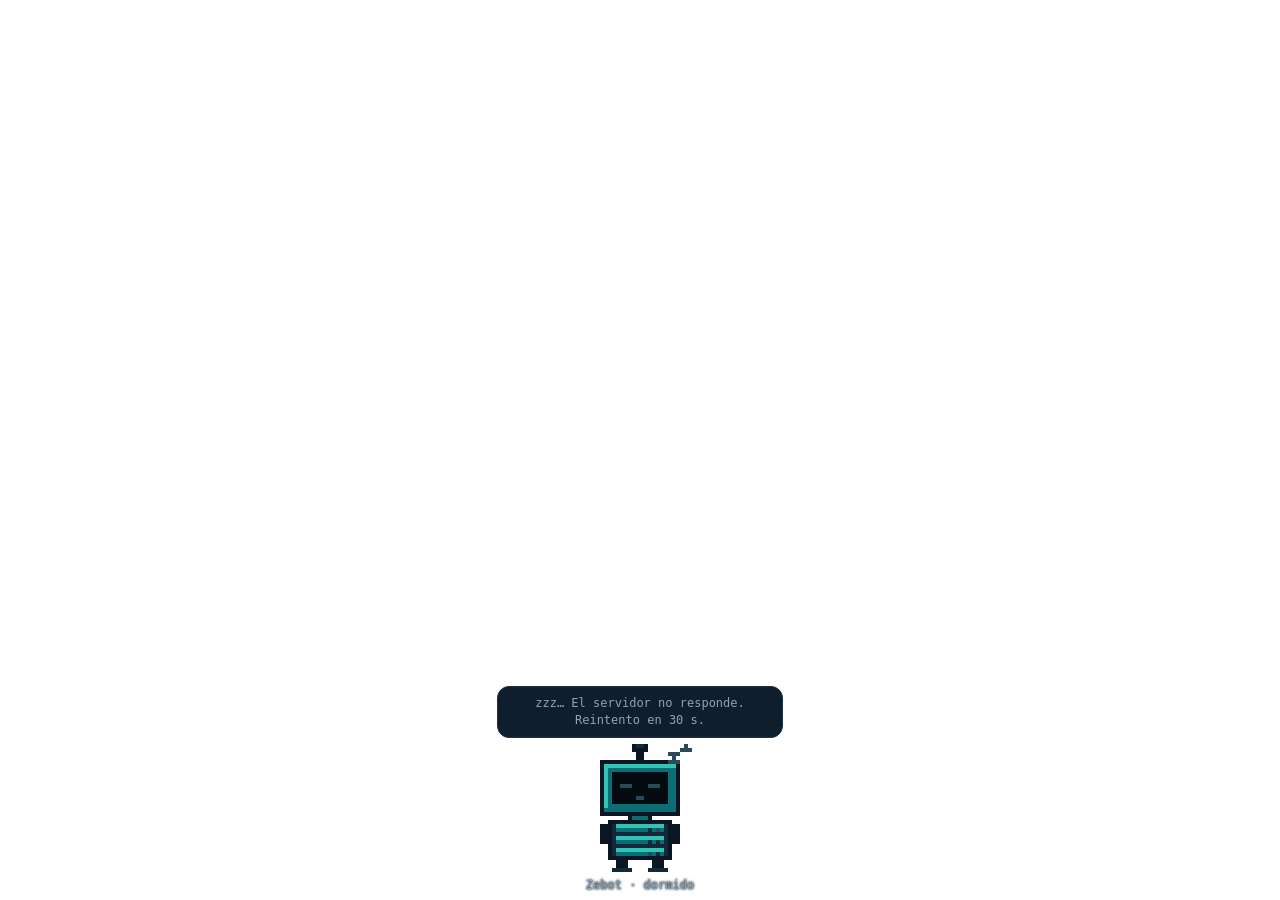
<file: desktop/ui/index.html>
<!doctype html>
<html lang="es">
<head>
  <meta charset="utf-8">
  <title>Zebot</title>
  <!-- Bundled loader: a sleeping Zebot while the server is unreachable.
       As soon as <server>/health answers, the window switches to <server>/?widget. -->
  <style>
    html, body { margin: 0; background: transparent; overflow: hidden; user-select: none; }
    body { display: grid; place-items: end center; height: 100vh; font: 12px "JetBrains Mono", Consolas, monospace; }
    .stage { display: grid; justify-items: center; gap: 6px; padding: 8px; cursor: move; }
    .bubble {
      background: #0F1E2D; color: #8FA3B5; border: 1px solid #1C3346; border-radius: 12px;
      padding: 8px 12px; max-width: 260px; text-align: center; line-height: 1.4;
    }
    canvas { width: 128px; height: 128px; image-rendering: pixelated; image-rendering: crisp-edges; }
    .label { color: #8FA3B5; text-shadow: 0 0 3px #0B1622, 0 0 2px #0B1622; }
  </style>
</head>
<body>
  <div class="stage" data-tauri-drag-region>
    <div class="bubble" id="msg" data-tauri-drag-region>zzz… Buscando al servidor.</div>
    <canvas id="pet" width="32" height="32" data-tauri-drag-region></canvas>
    <div class="label" data-tauri-drag-region>Zebot · dormido</div>
  </div>
  <script type="module">
    import { drawZebot } from "./zebot-sprite.js";

    const server = window.ZEBOT_SERVER || "http://192.168.1.63:8000";
    const ctx = document.getElementById("pet").getContext("2d");
    const msg = document.getElementById("msg");
    const RETRY_MS = 30000;

    (function frame(t) { drawZebot(ctx, "dormido", t); requestAnimationFrame(frame); })(0);

    async function reachable() {
      const ctrl = new AbortController();
      const timer = setTimeout(() => ctrl.abort(), 4000);
      try {
        // no-cors: the response is opaque, but it only resolves if the server answered.
        await fetch(`${server}/health`, { mode: "no-cors", cache: "no-store", signal: ctrl.signal });
        return true;
      } catch {
        return false;
      } finally {
        clearTimeout(timer);
      }
    }

    async function check() {
      if (await reachable()) {
        location.replace(`${server}/?widget`);
        return;
      }
      msg.textContent = "zzz… El servidor no responde. Reintento en 30 s.";
      setTimeout(check, RETRY_MS);
    }
    check();
  </script>
</body>
</html>
</file>
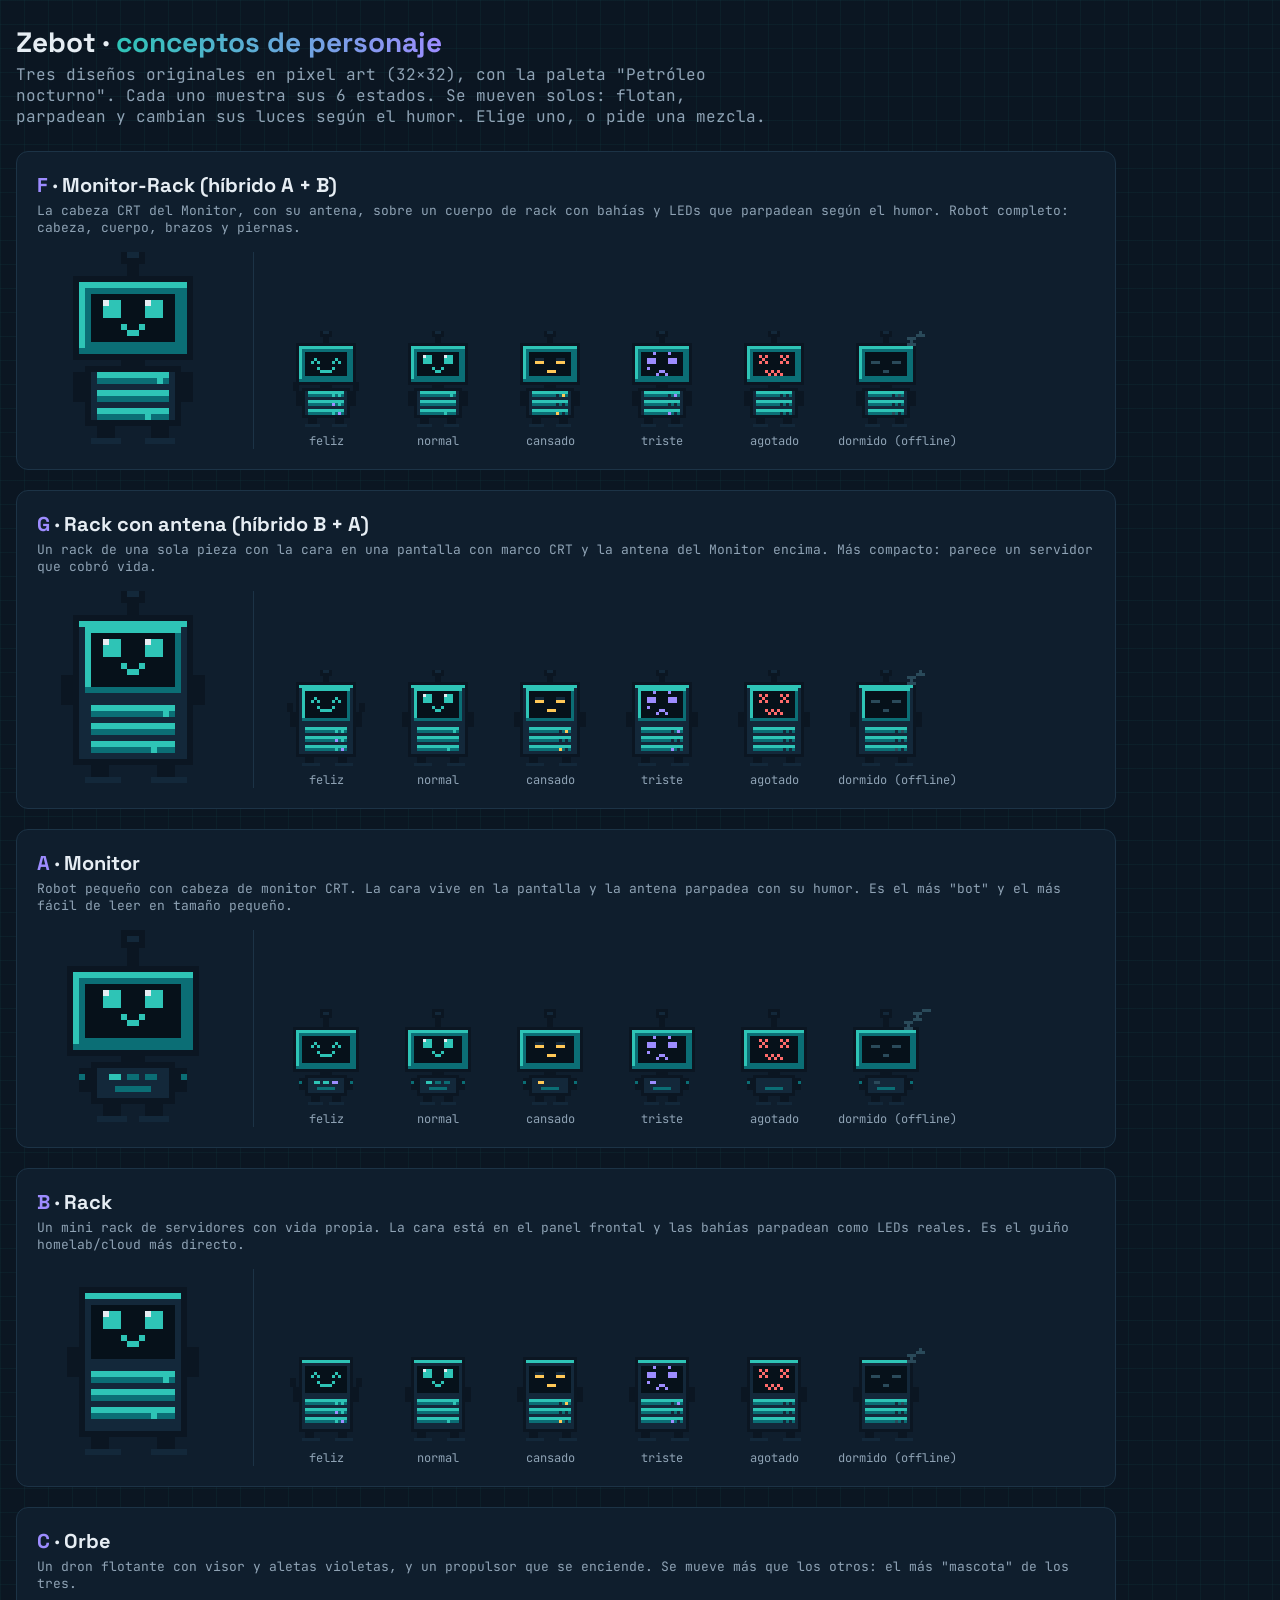
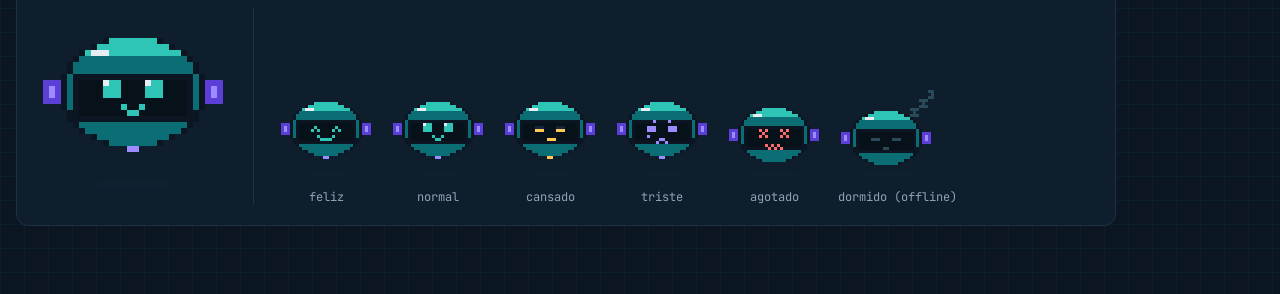
<file: docs/zebot-concepts.html>
<!doctype html>
<html lang="es">
<head>
<meta charset="utf-8">
<meta name="viewport" content="width=device-width, initial-scale=1">
<title>Zebot · conceptos</title>
<link href="https://fonts.googleapis.com/css2?family=JetBrains+Mono:wght@400;700&family=Space+Grotesk:wght@500;700&display=swap" rel="stylesheet">
<style>
  :root { --bg:#0B1622; --panel:#0F1E2D; --text:#E6EDF3; --muted:#8FA3B5; --pet:#2EC4B6; --vio:#9D8CFF; }
  * { box-sizing: border-box; }
  body { margin:0; background:var(--bg); color:var(--text); font-family:"JetBrains Mono", monospace;
         background-image: linear-gradient(rgba(46,196,182,.05) 1px, transparent 1px), linear-gradient(90deg, rgba(46,196,182,.05) 1px, transparent 1px);
         background-size: 24px 24px; padding: 24px 16px 48px; }
  h1 { font-family:"Space Grotesk", sans-serif; margin:0 0 4px; font-size: 28px; }
  h1 span { background: linear-gradient(90deg, var(--pet), var(--vio)); -webkit-background-clip:text; color:transparent; }
  p.lead { color:var(--muted); margin:0 0 24px; max-width: 760px; }
  .design { background:var(--panel); border:1px solid #1C3346; border-radius:12px; padding:20px; margin-bottom:20px; max-width: 1100px; }
  .design h2 { font-family:"Space Grotesk", sans-serif; margin:0 0 4px; font-size:20px; }
  .design h2 b { color:var(--vio); }
  .design p { color:var(--muted); margin:0 0 16px; font-size:13px; }
  .row { display:flex; gap:16px; flex-wrap:wrap; align-items:flex-end; }
  .hero canvas { width:192px; height:192px; }
  .mood { text-align:center; font-size:12px; color:var(--muted); }
  .mood canvas { width:96px; height:96px; display:block; margin-bottom:6px; }
  canvas { image-rendering: pixelated; image-rendering: crisp-edges; }
  .sep { width:1px; align-self:stretch; background:#1C3346; margin:0 8px; }
</style>
</head>
<body>
<h1>Zebot · <span>conceptos de personaje</span></h1>
<p class="lead">Tres diseños originales en pixel art (32×32), con la paleta "Petróleo nocturno". Cada uno muestra sus 6 estados. Se mueven solos: flotan, parpadean y cambian sus luces según el humor. Elige uno, o pide una mezcla.</p>
<div id="designs"></div>

<script>
const C = {
  K:"#0B1622", D:"#13283A", B:"#0B6E75", L:"#2EC4B6", W:"#E6EDF3", S:"#06111A",
  V:"#9D8CFF", P:"#5B3FD6", A:"#FFC857", R:"#FF6B6B", Z:"#2A4A5A",
};
const MOODS = [
  ["feliz","feliz"], ["normal","normal"], ["cansado","cansado"],
  ["triste","triste"], ["agotado","agotado"], ["dormido","dormido (offline)"],
];
const FACE = { feliz:C.L, normal:C.L, cansado:C.A, triste:C.V, agotado:C.R, dormido:C.Z };

function mk(ctx){
  const px=(x,y,c)=>{ ctx.fillStyle=c; ctx.fillRect(x,y,1,1); };
  const rect=(x,y,w,h,c)=>{ ctx.fillStyle=c; ctx.fillRect(x,y,w,h); };
  return {px,rect};
}

// Face drawn in a 16x10 area starting at (ox, oy).
function face(g, ox, oy, mood, t){
  const c = FACE[mood];
  const blink = mood!=="dormido" && mood!=="agotado" && (t % 3200) < 140;
  for (const ex of [ox+3, ox+10]) {
    const ey = oy+2;
    if (blink) { g.rect(ex, ey+2, 3, 1, c); continue; }
    switch (mood) {
      case "feliz":   g.px(ex,ey+2,c); g.px(ex+1,ey+1,c); g.px(ex+2,ey+2,c); break;
      case "normal":  g.rect(ex,ey,3,3,c); g.px(ex,ey,C.W); break;
      case "cansado": g.rect(ex,ey+2,3,1,c); g.rect(ex,ey+1,3,1,C.D); break;
      case "triste":  g.rect(ex,ey+1,3,2,c); g.px(ex === ox+3 ? ex+2 : ex, ey-1, c);
                      if (ex === ox+3 && Math.floor(t/400)%2) g.px(ex, ey+4, C.V); break;
      case "agotado": [[0,0],[2,0],[1,1],[0,2],[2,2]].forEach(([a,b])=>g.px(ex+a,ey+b,c)); break;
      case "dormido": g.rect(ex,ey+2,3,1,c); break;
    }
  }
  const mx = ox+5, my = oy+7;
  switch (mood) {
    case "feliz":   g.px(mx,my-1,c); g.rect(mx+1,my,4,1,c); g.px(mx+5,my-1,c); break;
    case "normal":  g.px(mx+1,my-1,c); g.rect(mx+2,my,2,1,c); g.px(mx+4,my-1,c); break;
    case "cansado": g.rect(mx+2,my,3,1,c); break;
    case "triste":  g.px(mx+1,my+1,c); g.rect(mx+2,my,2,1,c); g.px(mx+4,my+1,c); break;
    case "agotado": for (let i=0;i<6;i++) g.px(mx+i, my+(i%2), c); break;
    case "dormido": g.rect(mx+2,my,2,1,c); break;
  }
}

function zzz(g, x, y, t){
  const f = Math.floor(t/500)%3;
  const pts = [[0,0],[1,0],[2,0],[1,1],[0,2],[1,2],[2,2]]; // a tiny "z"
  for (let i=0;i<=f;i++) pts.forEach(([a,b])=>g.px(x+i*3+a, y-i*3+b, C.Z));
}

function leds(mood, t){
  const on = Math.floor(t/350)%2===0;
  return {
    feliz:  [C.L, on?C.V:C.L, C.V],
    normal: [C.L, on?C.L:C.B, C.B],
    cansado:[C.A, on?C.A:C.D, C.D],
    triste: [C.V, C.D, C.D],
    agotado:[on?C.R:C.D, C.D, C.D],
    dormido:[C.Z, C.D, C.D],
  }[mood];
}

const bob = (t, mood) => mood==="dormido" || mood==="agotado" ? 0 : (Math.floor(t/450)%2);

// A · "Monitor": a small robot with a CRT head; the face lives on the screen.
function monitor(ctx, mood, t){
  const g = mk(ctx), y = bob(t,mood);
  const tip = { feliz:C.V, normal:C.L, cansado:C.A, triste:C.V, agotado:C.R, dormido:C.Z }[mood];
  g.rect(15,2+y,2,4,C.K); g.rect(14,0+y,4,3,C.K); g.rect(15,1+y,2,1, (Math.floor(t/600)%2 && mood!=="dormido")?tip:C.D);
  g.rect(5,6+y,22,15,C.K); g.rect(6,7+y,20,13,C.B); g.rect(6,7+y,20,1,C.L); g.rect(6,7+y,1,12,C.L);
  g.rect(8,9+y,16,9,C.S);
  face(g, 8, 8+y, mood, t);
  if (mood==="dormido") zzz(g, 22, 4+y, t);
  g.rect(14,21+y,4,1,C.K);
  g.rect(9,22+y,14,7,C.K); g.rect(10,23+y,12,5,C.D);
  leds(mood,t).forEach((c,i)=>g.rect(12+i*3,24+y,2,1,c));
  g.rect(13,26+y,6,1,C.B);
  g.rect(7,23+y,2,4,C.K); g.rect(23,23+y,2,4,C.K); g.px(7,24+y,C.B); g.px(24,24+y,C.B);
  g.rect(11,29+y,3,2,C.K); g.rect(18,29+y,3,2,C.K); g.rect(10,31,5,1,C.D); g.rect(17,31,5,1,C.D);
}

// B · "Rack": a living mini server rack; drive bays blink with the mood.
function rack(ctx, mood, t){
  const g = mk(ctx), y = bob(t,mood);
  g.rect(7,3+y,18,25,C.K); g.rect(8,4+y,16,23,C.D);
  g.rect(8,4+y,16,1,C.L);
  g.rect(9,6+y,14,9,C.S); face(g, 8, 5+y, mood, t);
  const l = leds(mood,t);
  for (let i=0;i<3;i++){
    const by = 17+i*3+y;
    g.rect(9,by,14,2,C.B); g.rect(9,by,14,1,C.L);
    g.px(21,by+1,l[i]); g.px(19,by+1,l[(i+1)%3]);
  }
  g.rect(5,13+y,2,5,C.K); g.rect(25,13+y,2,5,C.K);
  if (mood==="feliz") { g.rect(4,10+y,2,3,C.K); g.rect(26,10+y,2,3,C.K); }
  g.rect(9,28+y,3,2,C.K); g.rect(20,28+y,3,2,C.K); g.rect(8,30,6,1,C.D); g.rect(19,30,6,1,C.D);
  if (mood==="dormido") zzz(g, 23, 2+y, t);
}

// C · "Orbe": a floating droid with a visor band and side fins.
function orb(ctx, mood, t){
  const g = mk(ctx);
  const y = mood==="dormido" ? 3 : (mood==="agotado" ? 2 : [0,1,2,1][Math.floor(t/300)%4]);
  const rows = [[11,10],[9,14],[7,18],[6,20],[5,22],[5,22],[4,24],[4,24],[4,24],[4,24],[4,24],[4,24],[5,22],[5,22],[6,20],[7,18],[9,14],[11,10]];
  rows.forEach(([x,w],i)=>{ g.rect(x,5+i+y,w,1,C.K); g.rect(x+1,5+i+y,w-2,1,i<3?C.L:C.B); });
  g.rect(9,7+y,3,1,C.W);
  g.rect(6,11+y,20,8,C.K); g.rect(7,12+y,18,6,C.S);
  face(g, 8, 10+y, mood, t);
  const fin = mood==="feliz" && Math.floor(t/300)%2 ? -1 : 0;
  g.rect(1,12+y+fin,3,4,C.P); g.rect(28,12+y+fin,3,4,C.P); g.rect(2,13+y+fin,1,2,C.V); g.rect(29,13+y+fin,1,2,C.V);
  if (mood!=="dormido" && mood!=="agotado") { const fl = Math.floor(t/150)%2; g.rect(15,23+y,2,1+fl, mood==="cansado"?C.A:C.V); }
  ctx.globalAlpha = .35; g.rect(10-y,29,12+2*y,1,C.D); ctx.globalAlpha = 1;
  if (mood==="dormido") zzz(g, 24, 4+y, t);
}

const floatY = (t, mood) => mood==="dormido" ? 3 : (mood==="agotado" ? 2 : [0,1,2,1][Math.floor(t/300)%4]);
const tipColor = (mood) => ({ feliz:C.V, normal:C.L, cansado:C.A, triste:C.V, agotado:C.R, dormido:C.Z })[mood];
function thruster(g, x, y, t, mood){
  if (mood==="dormido" || mood==="agotado") return;
  const fl = Math.floor(t/150)%2;
  g.rect(x,y,2,1+fl, mood==="cansado"?C.A:C.V);
}
function shadow(ctx, g, y){ ctx.globalAlpha=.35; g.rect(10-y,30,12+2*y,1,C.D); ctx.globalAlpha=1; }

// D · Monitor volador: CRT head floating with orb fins and a thruster.
function flyingMonitor(ctx, mood, t){
  const g = mk(ctx), y = floatY(t,mood);
  const tip = tipColor(mood);
  g.rect(15,3+y,2,3,C.K); g.rect(14,1+y,4,3,C.K); g.rect(15,2+y,2,1,(Math.floor(t/600)%2 && mood!=="dormido")?tip:C.D);
  g.rect(5,6+y,22,16,C.K); g.rect(6,7+y,20,14,C.B); g.rect(6,7+y,20,1,C.L); g.rect(6,7+y,1,13,C.L);
  g.rect(8,9+y,16,9,C.S); face(g, 8, 8+y, mood, t);
  leds(mood,t).forEach((c,i)=>g.px(19+i*2,19+y,c));
  const fin = mood==="feliz" && Math.floor(t/300)%2 ? -1 : 0;
  g.rect(1,11+y+fin,3,5,C.P); g.rect(28,11+y+fin,3,5,C.P); g.rect(2,12+y+fin,1,3,C.V); g.rect(29,12+y+fin,1,3,C.V);
  g.rect(13,22+y,6,2,C.K); g.rect(14,22+y,4,1,C.D);
  thruster(g, 15, 24+y, t, mood);
  shadow(ctx, g, y);
  if (mood==="dormido") zzz(g, 23, 3+y, t);
}

// E · Orbe con antena: the round orb body with the monitor's antenna.
function antennaOrb(ctx, mood, t){
  const g = mk(ctx), y = floatY(t,mood);
  const tip = tipColor(mood);
  g.rect(15,2+y,2,4,C.K); g.rect(14,0+y,4,3,C.K); g.rect(15,1+y,2,1,(Math.floor(t/600)%2 && mood!=="dormido")?tip:C.D);
  const rows = [[11,10],[9,14],[7,18],[6,20],[5,22],[5,22],[4,24],[4,24],[4,24],[4,24],[4,24],[4,24],[5,22],[5,22],[6,20],[7,18],[9,14],[11,10]];
  rows.forEach(([x,w],i)=>{ g.rect(x,6+i+y,w,1,C.K); g.rect(x+1,6+i+y,w-2,1,i<3?C.L:C.B); });
  g.rect(9,8+y,3,1,C.W);
  g.rect(7,11+y,18,10,C.K); g.rect(8,12+y,16,8,C.S); face(g, 8, 11+y, mood, t);
  const fin = mood==="feliz" && Math.floor(t/300)%2 ? -1 : 0;
  g.rect(1,13+y+fin,3,4,C.P); g.rect(28,13+y+fin,3,4,C.P); g.rect(2,14+y+fin,1,2,C.V); g.rect(29,14+y+fin,1,2,C.V);
  thruster(g, 15, 24+y, t, mood);
  shadow(ctx, g, y);
  if (mood==="dormido") zzz(g, 24, 4+y, t);
}

// F · Monitor-Rack: CRT head with antenna on top of a small rack body.
function monitorRack(ctx, mood, t){
  const g = mk(ctx), y = bob(t,mood);
  const tip = tipColor(mood);
  g.rect(15,1+y,2,3,C.K); g.rect(14,0+y,4,2,C.K); g.rect(15,0+y,2,1,(Math.floor(t/600)%2 && mood!=="dormido")?tip:C.D);
  g.rect(6,4+y,20,14,C.K); g.rect(7,5+y,18,12,C.B); g.rect(7,5+y,18,1,C.L); g.rect(7,5+y,1,11,C.L);
  g.rect(9,7+y,14,8,C.S); face(g, 8, 6+y, mood, t);
  g.rect(14,18+y,4,1,C.K);
  g.rect(8,19+y,16,10,C.K); g.rect(9,20+y,14,8,C.D);
  const l = leds(mood,t);
  for (let i=0;i<3;i++){
    const by = 20+i*3+y;
    g.rect(10,by,12,2,C.B); g.rect(10,by,12,1,C.L);
    g.px(20,by+1,l[i]); g.px(18,by+1,l[(i+1)%3]);
  }
  g.rect(6,20+y,2,5,C.K); g.rect(24,20+y,2,5,C.K);
  if (mood==="feliz") { g.rect(5,17+y,2,3,C.K); g.rect(25,17+y,2,3,C.K); }
  g.rect(10,29+y,3,2,C.K); g.rect(19,29+y,3,2,C.K); g.rect(9,31,5,1,C.D); g.rect(18,31,5,1,C.D);
  if (mood==="dormido") zzz(g, 23, 2+y, t);
}

// G · Rack con antena: one-piece rack, CRT-framed face screen and antenna.
function antennaRack(ctx, mood, t){
  const g = mk(ctx), y = bob(t,mood);
  const tip = tipColor(mood);
  g.rect(15,1+y,2,3,C.K); g.rect(14,0+y,4,2,C.K); g.rect(15,0+y,2,1,(Math.floor(t/600)%2 && mood!=="dormido")?tip:C.D);
  g.rect(6,4+y,20,25,C.K); g.rect(7,5+y,18,23,C.D); g.rect(7,5+y,18,1,C.L);
  g.rect(8,6+y,16,11,C.B); g.rect(8,6+y,16,1,C.L); g.rect(8,6+y,1,10,C.L);
  g.rect(9,7+y,14,9,C.S); face(g, 8, 6+y, mood, t);
  const l = leds(mood,t);
  for (let i=0;i<3;i++){
    const by = 19+i*3+y;
    g.rect(9,by,14,2,C.B); g.rect(9,by,14,1,C.L);
    g.px(21,by+1,l[i]); g.px(19,by+1,l[(i+1)%3]);
  }
  g.rect(4,14+y,2,5,C.K); g.rect(26,14+y,2,5,C.K);
  if (mood==="feliz") { g.rect(3,11+y,2,3,C.K); g.rect(27,11+y,2,3,C.K); }
  g.rect(9,29+y,3,2,C.K); g.rect(20,29+y,3,2,C.K); g.rect(8,31,6,1,C.D); g.rect(19,31,6,1,C.D);
  if (mood==="dormido") zzz(g, 23, 2+y, t);
}

const DESIGNS = [
  ["F", "Monitor-Rack (híbrido A + B)", "La cabeza CRT del Monitor, con su antena, sobre un cuerpo de rack con bahías y LEDs que parpadean según el humor. Robot completo: cabeza, cuerpo, brazos y piernas.", monitorRack],
  ["G", "Rack con antena (híbrido B + A)", "Un rack de una sola pieza con la cara en una pantalla con marco CRT y la antena del Monitor encima. Más compacto: parece un servidor que cobró vida.", antennaRack],
  ["A", "Monitor", "Robot pequeño con cabeza de monitor CRT. La cara vive en la pantalla y la antena parpadea con su humor. Es el más \"bot\" y el más fácil de leer en tamaño pequeño.", monitor],
  ["B", "Rack", "Un mini rack de servidores con vida propia. La cara está en el panel frontal y las bahías parpadean como LEDs reales. Es el guiño homelab/cloud más directo.", rack],
  ["C", "Orbe", "Un dron flotante con visor y aletas violetas, y un propulsor que se enciende. Se mueve más que los otros: el más \"mascota\" de los tres.", orb],
];

const canvases = [];
const root = document.getElementById("designs");
for (const [letter, name, desc, draw] of DESIGNS) {
  const sec = document.createElement("section"); sec.className = "design";
  sec.innerHTML = `<h2><b>${letter}</b> · ${name}</h2><p>${desc}</p>`;
  const row = document.createElement("div"); row.className = "row";
  const hero = document.createElement("div"); hero.className = "hero";
  const hc = document.createElement("canvas"); hc.width = hc.height = 32; hero.appendChild(hc);
  row.appendChild(hero); canvases.push([hc, draw, "normal"]);
  const sep = document.createElement("div"); sep.className = "sep"; row.appendChild(sep);
  for (const [mood, label] of MOODS) {
    const m = document.createElement("div"); m.className = "mood";
    const c = document.createElement("canvas"); c.width = c.height = 32;
    m.appendChild(c); m.appendChild(document.createTextNode(label));
    row.appendChild(m); canvases.push([c, draw, mood]);
  }
  sec.appendChild(row); root.appendChild(sec);
}
function frame(t){
  for (const [c, draw, mood] of canvases) {
    const ctx = c.getContext("2d"); ctx.clearRect(0,0,32,32); draw(ctx, mood, t);
  }
  requestAnimationFrame(frame);
}
requestAnimationFrame(frame);
</script>
</body>
</html>
</file>
